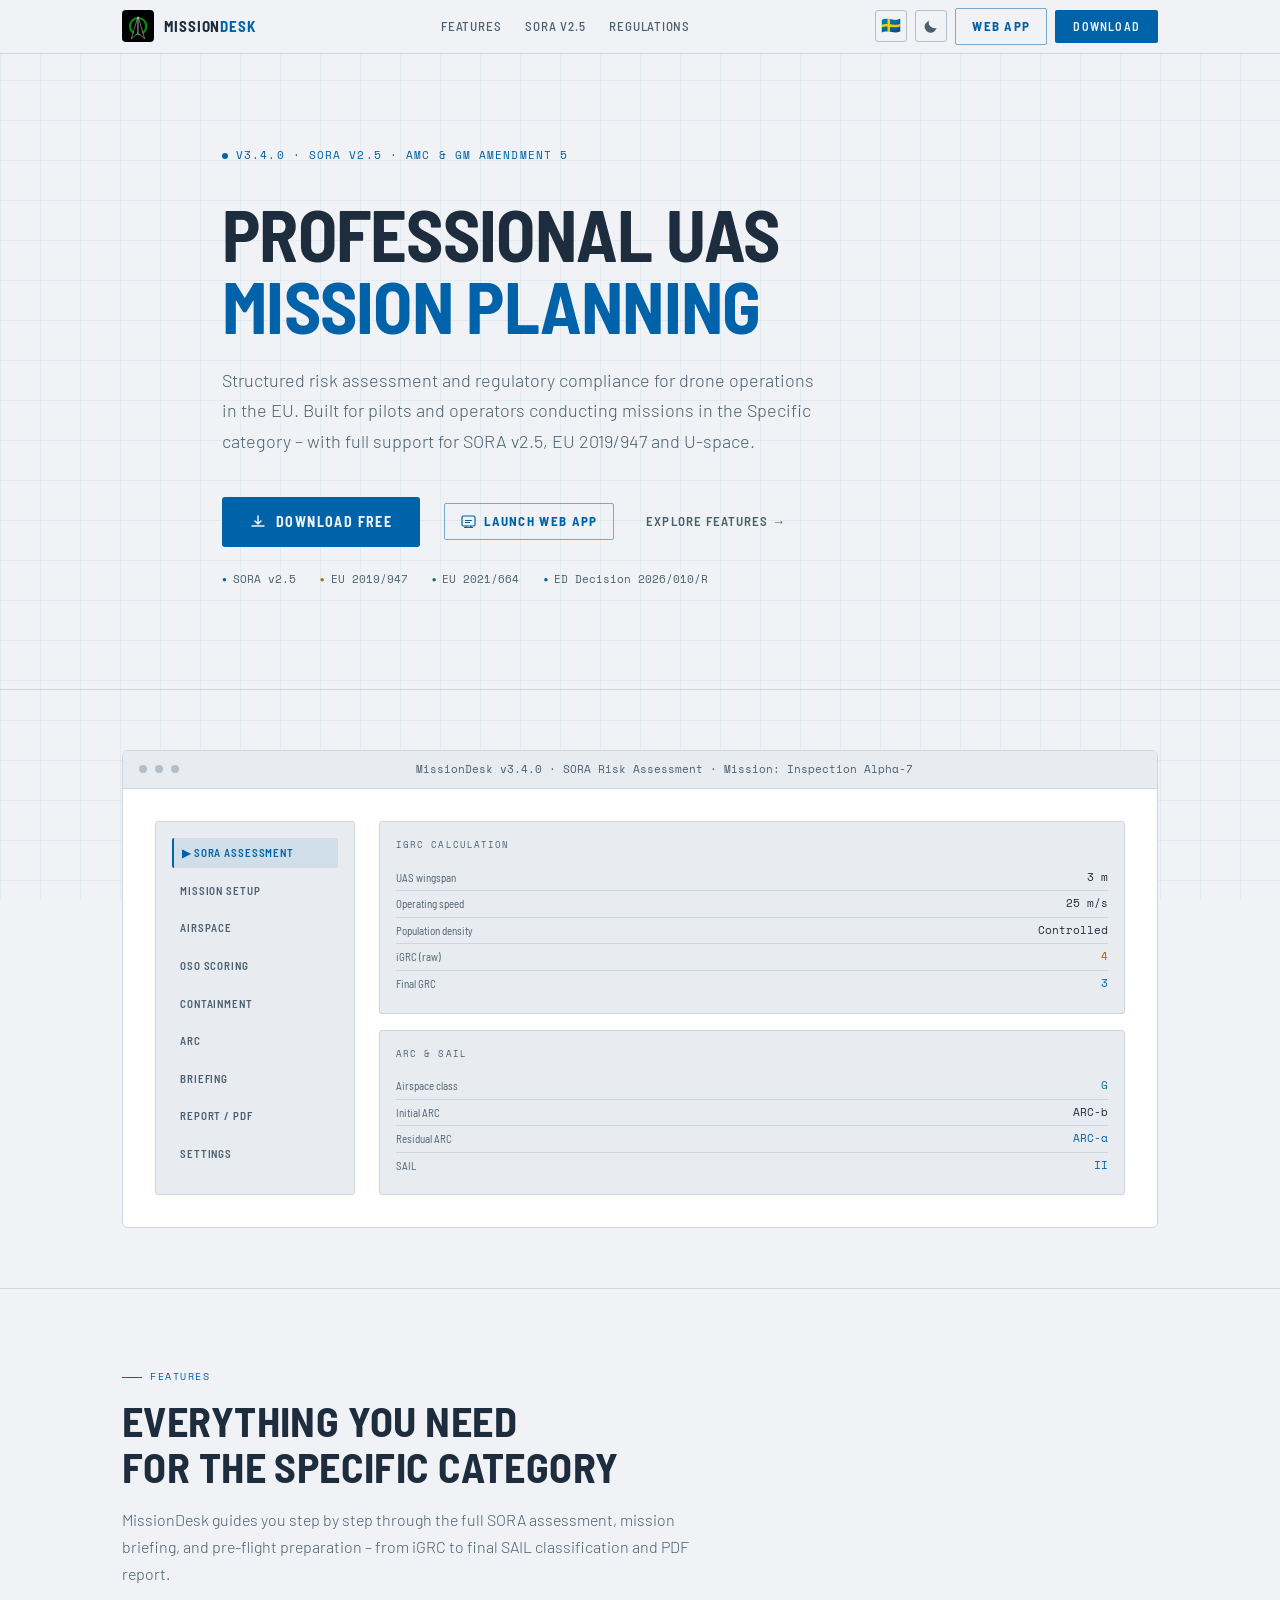
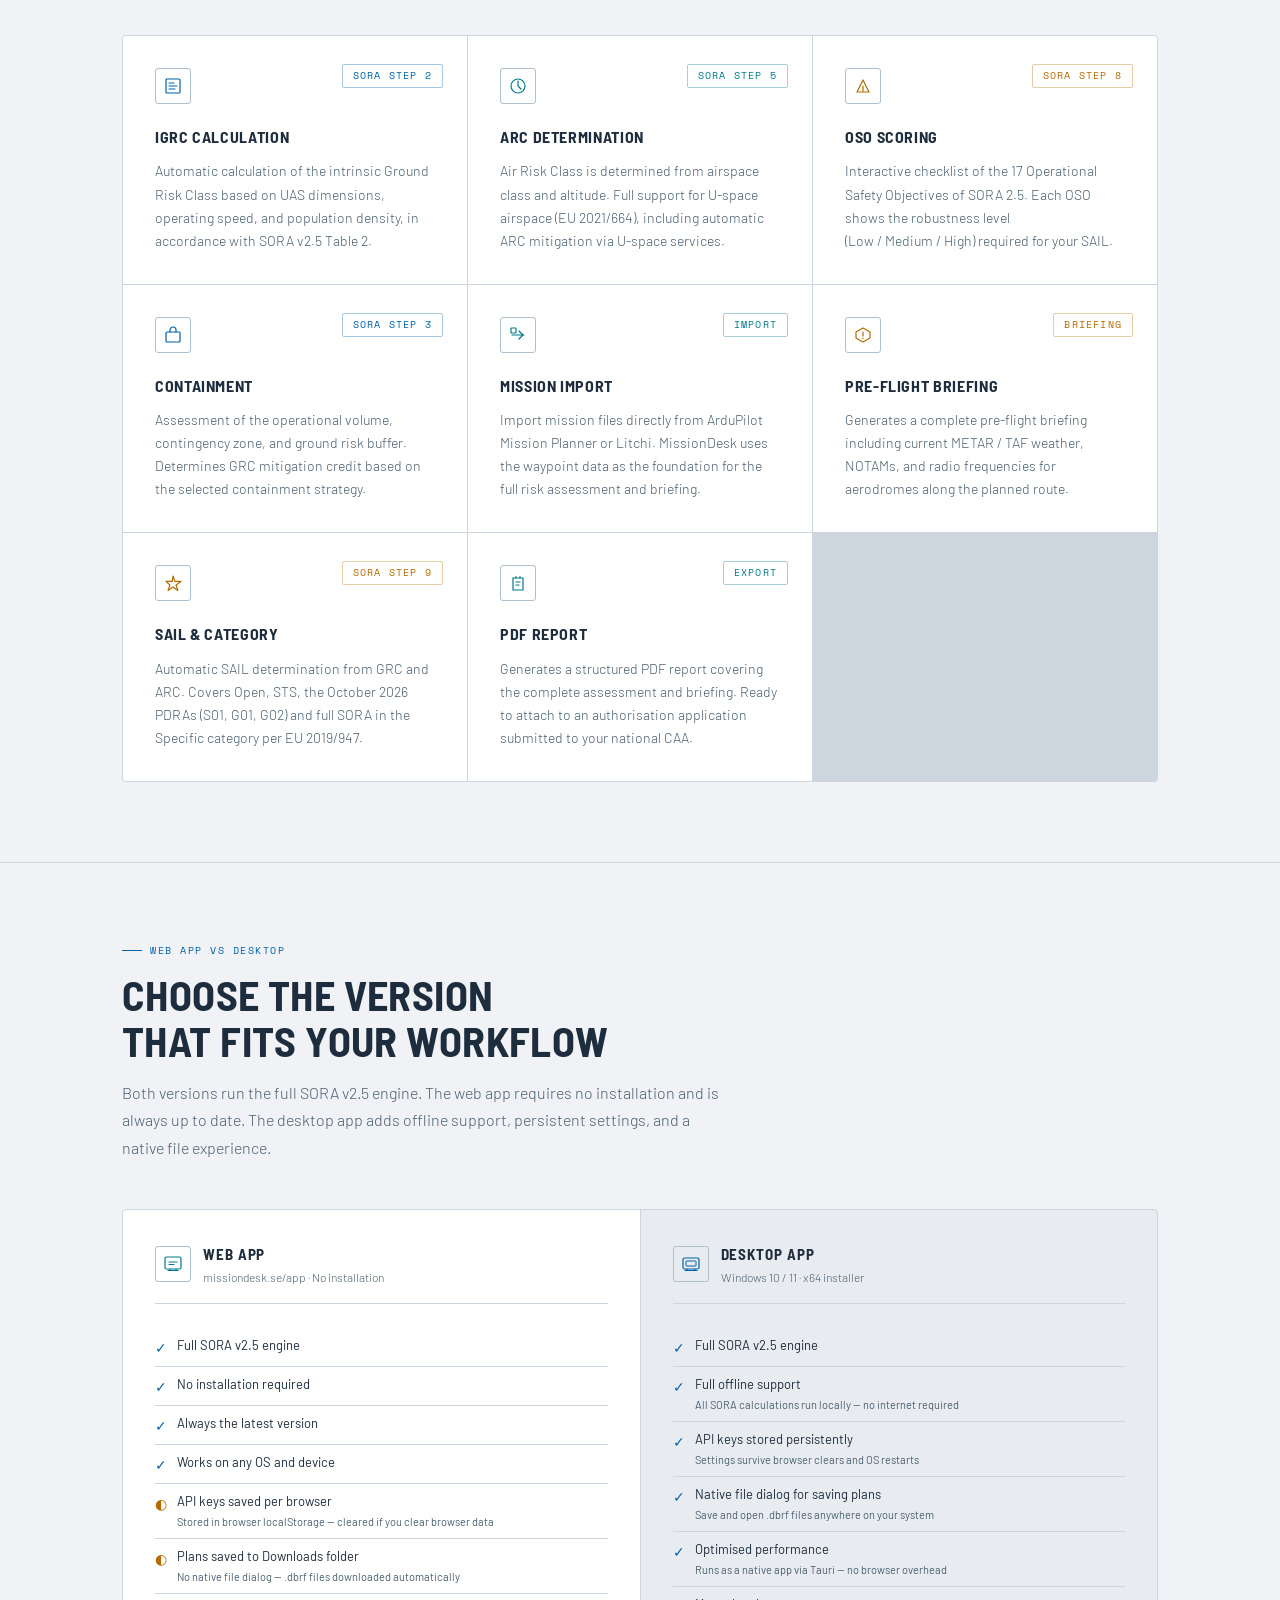
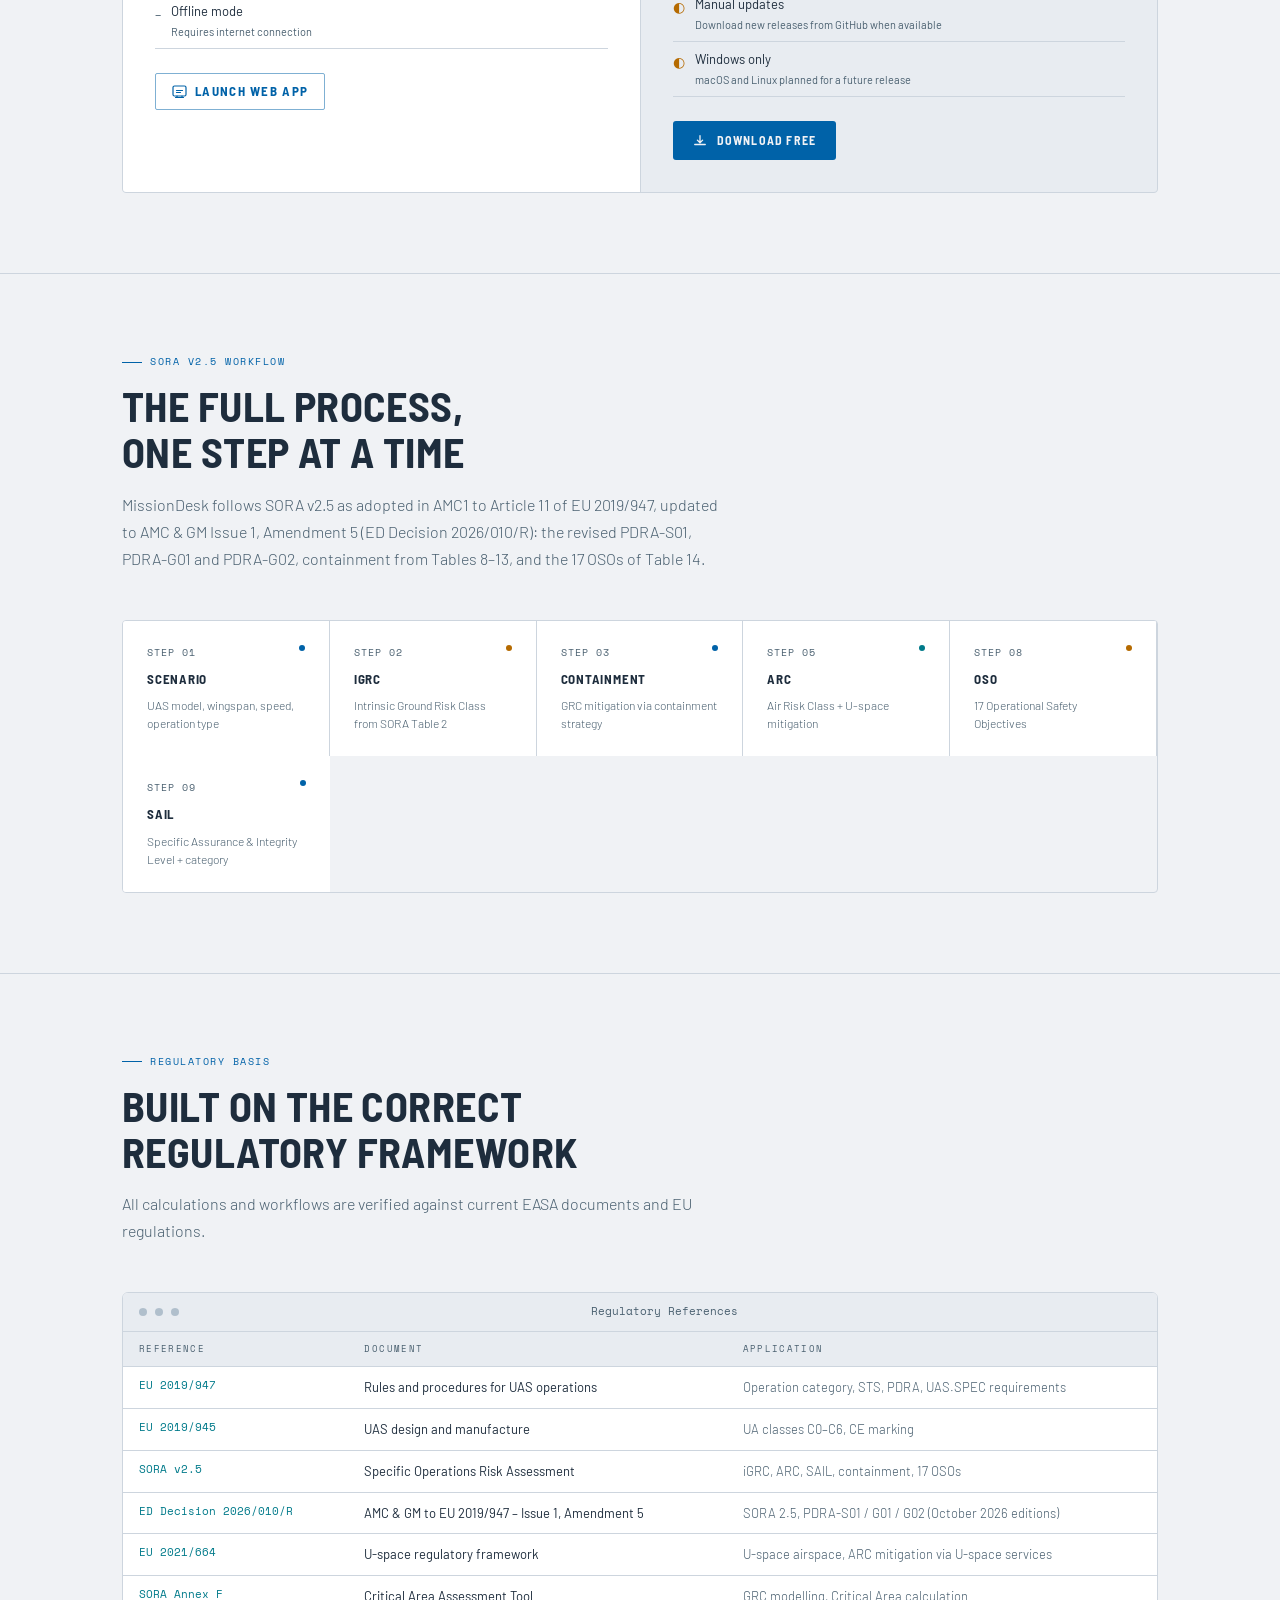
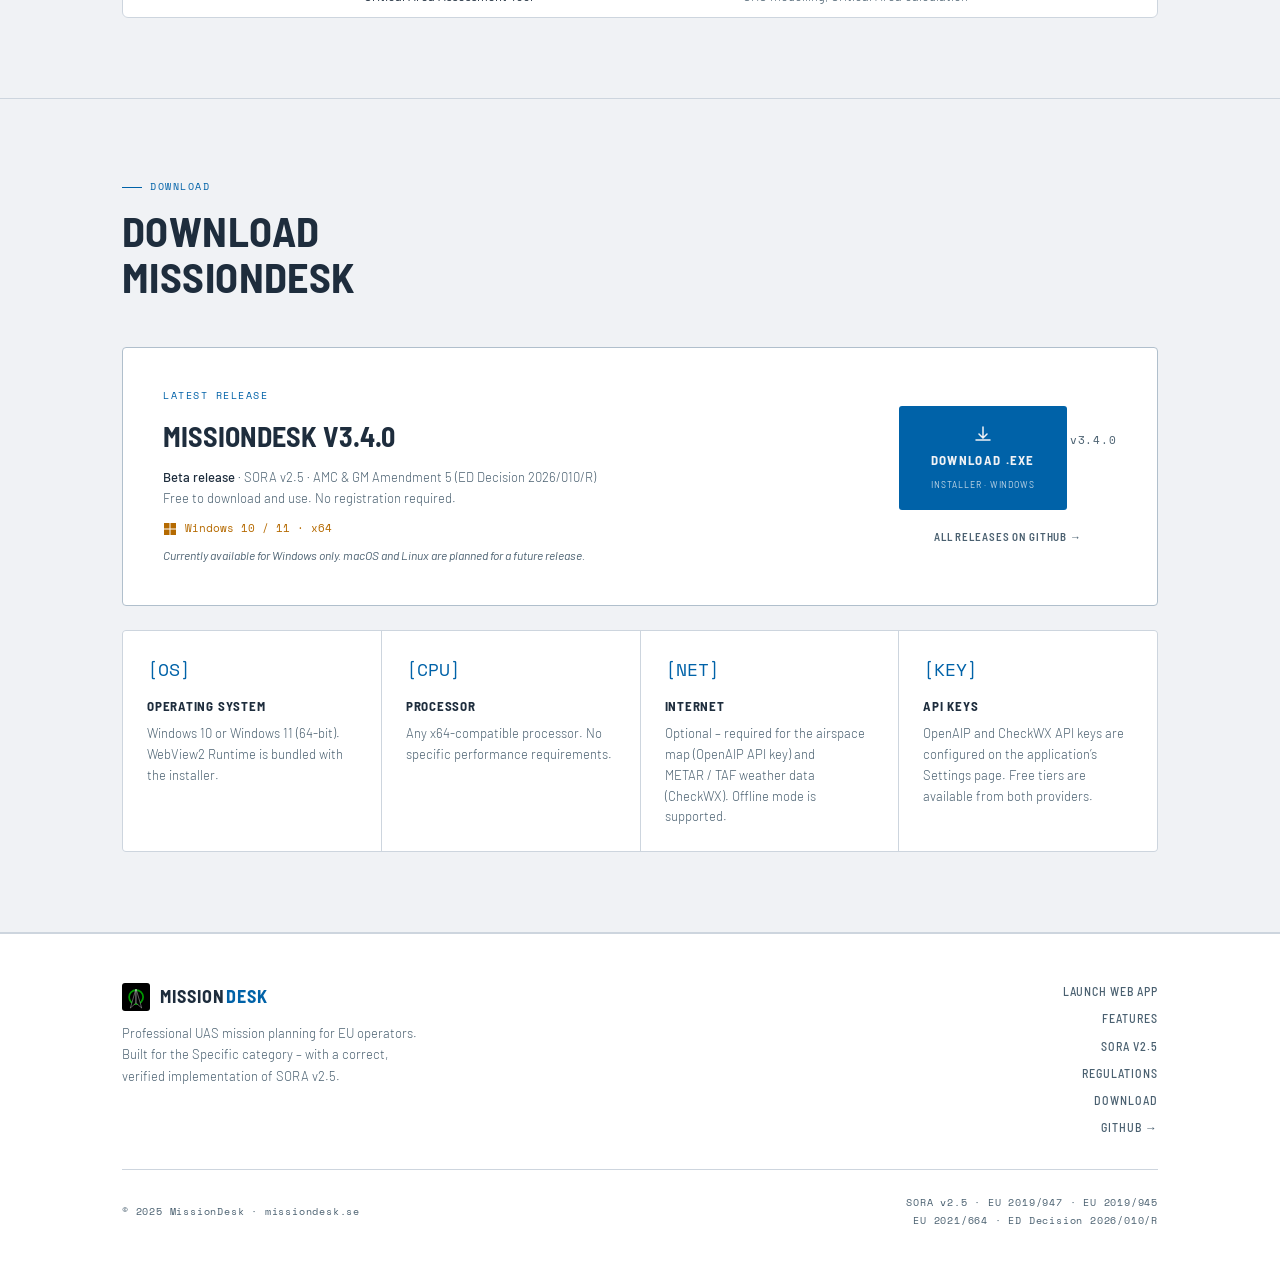
<file: index.html>
<!DOCTYPE html>
<html lang="en-GB" data-theme="light" data-lang="en">
<head>
  <meta charset="UTF-8" />
  <meta name="viewport" content="width=device-width, initial-scale=1.0" />
  <title>MissionDesk – Professional UAS Mission Planning</title>
  <meta name="description" content="Professional UAS mission planning and SORA v2.5 compliance for EU operations." />
  <!-- Google Analytics 4 -->
  <script async src="https://www.googletagmanager.com/gtag/js?id=G-LN5081QM18"></script>
  <script>
    window.dataLayer = window.dataLayer || [];
    function gtag(){dataLayer.push(arguments);}
    gtag('js', new Date());
    gtag('config', 'G-LN5081QM18');
  </script>
  <!-- App version — single source of truth (shared with the web app at /app/) -->
  <script src="/app/js/version.js"></script>
  <link rel="preconnect" href="https://fonts.googleapis.com" />
  <link rel="preconnect" href="https://fonts.gstatic.com" crossorigin />
  <link href="https://fonts.googleapis.com/css2?family=Barlow+Semi+Condensed:wght@300;400;500;600;700&family=Space+Mono:wght@400;700&family=Barlow:wght@300;400;500&display=swap" rel="stylesheet" />
  <style>
    /* ── LIGHT THEME (default) ── */
    :root {
      --bg:       #f0f2f5;
      --surface:  #ffffff;
      --surface2: #e8ecf1;
      --border:   #cdd5de;
      --border2:  #b0bfcc;
      --accent:   #0062a8;
      --accent2:  #b56a00;
      --accent3:  #007a8a;
      --text:     #1e2d3d;
      --muted:    #4a6070;
      --mono:     'Space Mono', monospace;
      --sans:     'Barlow Semi Condensed', sans-serif;
      --body:     'Barlow', sans-serif;
      --transition: 0.25s ease;
    }
    /* ── DARK THEME ── */
    [data-theme="dark"] {
      --bg:       #040608;
      --surface:  #080c10;
      --surface2: #0d1318;
      --border:   #1a2430;
      --border2:  #243040;
      --accent:   #39ff14;
      --accent2:  #ffb300;
      --accent3:  #00e5ff;
      --text:     #d4dce4;
      --muted:    #7a9ab0;
    }

    *, *::before, *::after { box-sizing: border-box; margin: 0; padding: 0; }
    html { scroll-behavior: smooth; }

    body {
      background: var(--bg); color: var(--text);
      font-family: var(--body); font-size: 16px; line-height: 1.6;
      -webkit-font-smoothing: antialiased; overflow-x: hidden;
      transition: background var(--transition), color var(--transition);
    }
    body::before {
      content: ''; position: fixed; inset: 0;
      background-image:
        linear-gradient(color-mix(in srgb, var(--accent) 5%, transparent) 1px, transparent 1px),
        linear-gradient(90deg, color-mix(in srgb, var(--accent) 5%, transparent) 1px, transparent 1px);
      background-size: 40px 40px; pointer-events: none; z-index: 0;
    }

    .container { max-width: 1100px; margin: 0 auto; padding: 0 2rem; position: relative; z-index: 1; }

    .tag {
      display: inline-block; font-family: var(--mono);
      font-size: 10px; letter-spacing: 0.12em; text-transform: uppercase;
      color: var(--accent); border: 1px solid color-mix(in srgb, var(--accent) 35%, transparent);
      padding: 3px 10px; border-radius: 2px;
    }
    .tag.amber { color: var(--accent2); border-color: color-mix(in srgb, var(--accent2) 35%, transparent); }
    .tag.cyan  { color: var(--accent3); border-color: color-mix(in srgb, var(--accent3) 35%, transparent); }

    /* ── TOP BAR ── */
    .topbar {
      position: fixed; top: 0; left: 0; right: 0; z-index: 100;
      background: color-mix(in srgb, var(--bg) 92%, transparent);
      backdrop-filter: blur(12px);
      border-bottom: 1px solid var(--border); height: 54px;
      display: flex; align-items: center;
      transition: background var(--transition), border-color var(--transition);
    }
    .topbar .inner { display: flex; align-items: center; justify-content: space-between; width: 100%; gap: 1rem; }

    /* Logo */
    .topbar-logo { display: flex; align-items: center; gap: 10px; text-decoration: none; flex-shrink: 0; }
    .logo-mark {
      width: 32px; height: 32px; flex-shrink: 0;
      /* The icon has a black bg – we show it as-is in dark mode,
         and add a subtle dark circle bg in light mode so it reads well */
      border-radius: 4px;
      background: #000;
      display: flex; align-items: center; justify-content: center;
      overflow: hidden;
    }
    .logo-mark svg { width: 28px; height: 28px; }
    .topbar-logo .wordmark {
      font-family: var(--sans); font-size: 15px; font-weight: 700;
      letter-spacing: 0.06em; color: var(--text); text-transform: uppercase;
      transition: color var(--transition);
    }
    .topbar-logo .wordmark span { color: var(--accent); transition: color var(--transition); }

    .topbar-nav { display: flex; align-items: center; gap: 1.5rem; }
    .topbar-nav a {
      font-family: var(--sans); font-size: 13px; font-weight: 500;
      letter-spacing: 0.06em; text-transform: uppercase;
      color: var(--muted); text-decoration: none; transition: color 0.2s;
    }
    .topbar-nav a:hover { color: var(--text); }

    .nav-controls { display: flex; align-items: center; gap: 8px; flex-shrink: 0; }
    .icon-btn {
      display: flex; align-items: center; justify-content: center;
      width: 32px; height: 32px; background: none;
      border: 1px solid var(--border2); border-radius: 3px;
      cursor: pointer; font-size: 16px; line-height: 1; color: var(--muted);
      transition: border-color 0.2s, color 0.2s;
    }
    .icon-btn:hover { border-color: var(--accent); color: var(--text); }
    .theme-icon-light { display: block; }
    .theme-icon-dark  { display: none; }
    [data-theme="dark"] .theme-icon-light { display: none; }
    [data-theme="dark"] .theme-icon-dark  { display: block; }

    .btn-nav {
      font-family: var(--sans); font-size: 12px; font-weight: 600;
      letter-spacing: 0.1em; text-transform: uppercase;
      color: var(--bg) !important; background: var(--accent);
      padding: 7px 18px; border-radius: 2px; border: none;
      text-decoration: none; cursor: pointer; transition: opacity 0.2s, background var(--transition), color var(--transition);
    }
    .btn-nav:hover { opacity: 0.85; }

    /* ── HERO ── */
    .hero { padding: 140px 0 100px; }
    .hero-badge { display: inline-flex; align-items: center; gap: 8px; margin-bottom: 2rem; }
    .badge-dot { width: 6px; height: 6px; background: var(--accent); border-radius: 50%; animation: pulse 2s ease-in-out infinite; }
    @keyframes pulse {
      0%,100% { opacity:1; box-shadow:0 0 0 0 color-mix(in srgb,var(--accent) 40%,transparent); }
      50%      { opacity:.7; box-shadow:0 0 0 6px transparent; }
    }
    .badge-text { font-family: var(--mono); font-size: 11px; letter-spacing: 0.1em; text-transform: uppercase; color: var(--accent); }
    .hero-headline { font-family: var(--sans); font-size: clamp(40px,6vw,72px); font-weight: 700; line-height: 1.0; letter-spacing: -0.01em; text-transform: uppercase; color: var(--text); margin-bottom: 1.5rem; transition: color var(--transition); }
    .hero-headline .line2 { color: var(--accent); display: block; transition: color var(--transition); }
    .hero-sub { font-size: 18px; font-weight: 300; color: var(--muted); max-width: 600px; margin-bottom: 2.5rem; line-height: 1.7; transition: color var(--transition); }
    .hero-actions { display: flex; align-items: center; gap: 1.5rem; flex-wrap: wrap; }
    .btn-primary {
      display: inline-flex; align-items: center; gap: 10px;
      font-family: var(--sans); font-size: 14px; font-weight: 700;
      letter-spacing: 0.1em; text-transform: uppercase;
      color: var(--bg); background: var(--accent);
      padding: 14px 28px; border-radius: 3px; text-decoration: none; border: none; cursor: pointer;
      transition: opacity 0.2s, transform 0.15s, background var(--transition), color var(--transition);
    }
    .btn-primary:hover { opacity: 0.88; transform: translateY(-1px); }
    .btn-primary svg { width: 16px; height: 16px; }
    .btn-secondary { display: inline-flex; align-items: center; gap: 8px; font-family: var(--sans); font-size: 13px; font-weight: 600; letter-spacing: 0.08em; text-transform: uppercase; color: var(--muted); text-decoration: none; transition: color 0.2s; }
    .btn-secondary:hover { color: var(--text); }
    .hero-meta { margin-top: 1.5rem; display: flex; align-items: center; gap: 1.5rem; flex-wrap: wrap; }
    .hero-meta-item { display: flex; align-items: center; gap: 6px; font-family: var(--mono); font-size: 11px; color: var(--muted); }
    .hero-meta-item .dot { color: var(--accent); font-size: 8px; }

    /* ── SECTION HEADERS ── */
    .section-header { margin-bottom: 3rem; }
    .section-label { font-family: var(--mono); font-size: 10px; letter-spacing: 0.15em; text-transform: uppercase; color: var(--accent); margin-bottom: 0.75rem; display: flex; align-items: center; gap: 8px; transition: color var(--transition); }
    .section-label::before { content:''; display:block; width:20px; height:1px; background:var(--accent); }
    .section-title { font-family: var(--sans); font-size: clamp(28px,3.5vw,42px); font-weight: 700; text-transform: uppercase; letter-spacing: 0.01em; color: var(--text); line-height: 1.1; transition: color var(--transition); }
    .section-desc { margin-top: 1rem; font-size: 16px; font-weight: 300; color: var(--muted); max-width: 600px; line-height: 1.7; transition: color var(--transition); }

    .divider { border: none; border-top: 1px solid var(--border); margin: 0; }
    section { padding: 80px 0; }

    /* ── FEATURE CARDS ── */
    .features-grid { display: grid; grid-template-columns: repeat(auto-fit, minmax(280px,1fr)); gap: 1px; background: var(--border); border: 1px solid var(--border); border-radius: 4px; overflow: hidden; transition: background var(--transition), border-color var(--transition); }
    .feature-card { background: var(--surface); padding: 2rem; position: relative; transition: background 0.2s; }
    .feature-card:hover { background: var(--surface2); }
    .feature-icon { width: 36px; height: 36px; border: 1px solid var(--border2); border-radius: 3px; display: flex; align-items: center; justify-content: center; margin-bottom: 1.25rem; transition: border-color var(--transition); }
    .feature-icon svg { width: 18px; height: 18px; }
    .feature-title { font-family: var(--sans); font-size: 16px; font-weight: 700; letter-spacing: 0.04em; text-transform: uppercase; color: var(--text); margin-bottom: 0.6rem; transition: color var(--transition); }
    .feature-desc { font-size: 14px; font-weight: 300; color: var(--muted); line-height: 1.65; transition: color var(--transition); }
    .feature-tag { position: absolute; top: 1.5rem; right: 1.5rem; }

    /* ── SORA STEPS ── */
    .sora-steps { display: grid; grid-template-columns: repeat(auto-fit, minmax(180px,1fr)); border: 1px solid var(--border); border-radius: 4px; overflow: hidden; }
    .sora-step { border-right: 1px solid var(--border); padding: 1.5rem; background: var(--surface); position: relative; transition: background var(--transition), border-color var(--transition); }
    .sora-step:last-child { border-right: none; }
    .step-number { font-family: var(--mono); font-size: 10px; color: var(--muted); letter-spacing: 0.1em; margin-bottom: 0.5rem; }
    .step-name { font-family: var(--sans); font-size: 13px; font-weight: 700; text-transform: uppercase; letter-spacing: 0.06em; color: var(--text); margin-bottom: 0.4rem; transition: color var(--transition); }
    .step-detail { font-size: 12px; font-weight: 300; color: var(--muted); line-height: 1.5; }
    .step-indicator { width: 6px; height: 6px; background: var(--accent); border-radius: 50%; position: absolute; top: 1.5rem; right: 1.5rem; }

    /* ── APP PREVIEW MOCK ── */
    .app-preview { background: var(--surface); border: 1px solid var(--border); border-radius: 6px; overflow: hidden; transition: background var(--transition), border-color var(--transition); }
    .app-preview-bar { background: var(--surface2); border-bottom: 1px solid var(--border); padding: 10px 16px; display: flex; align-items: center; gap: 8px; }
    .app-preview-dot { width: 8px; height: 8px; border-radius: 50%; background: var(--border2); }
    .app-preview-title { font-family: var(--mono); font-size: 11px; color: var(--muted); flex: 1; text-align: center; }
    .app-preview-body { padding: 2rem; display: grid; grid-template-columns: 200px 1fr; gap: 1.5rem; min-height: 320px; }
    .app-sidebar-mock { background: var(--surface2); border: 1px solid var(--border); border-radius: 3px; padding: 1rem; display: flex; flex-direction: column; gap: 0.5rem; transition: background var(--transition), border-color var(--transition); }
    .mock-nav-item { font-family: var(--sans); font-size: 11px; font-weight: 600; letter-spacing: 0.08em; text-transform: uppercase; color: var(--muted); padding: 6px 8px; border-radius: 2px; }
    .mock-nav-item.active { background: color-mix(in srgb, var(--accent) 10%, transparent); color: var(--accent); border-left: 2px solid var(--accent); }
    .app-content-mock { display: flex; flex-direction: column; gap: 1rem; }
    .mock-panel { background: var(--surface2); border: 1px solid var(--border); border-radius: 3px; padding: 1rem; transition: background var(--transition), border-color var(--transition); }
    .mock-label { font-family: var(--mono); font-size: 9px; letter-spacing: 0.12em; text-transform: uppercase; color: var(--muted); margin-bottom: 0.75rem; }
    .mock-row { display: flex; justify-content: space-between; align-items: center; padding: 4px 0; border-bottom: 1px solid var(--border); }
    .mock-row:last-child { border-bottom: none; }
    .mock-row-label { font-size: 11px; color: var(--muted); font-family: var(--sans); }
    .mock-row-value { font-family: var(--mono); font-size: 11px; color: var(--text); }
    .mock-row-value.green { color: var(--accent); }
    .mock-row-value.amber { color: var(--accent2); }
    .mock-row-value.cyan  { color: var(--accent3); }

    /* ── REGULATORY TABLE ── */
    .reg-table { width: 100%; border-collapse: collapse; font-size: 13px; }
    .reg-table th { font-family: var(--mono); font-size: 9px; letter-spacing: 0.15em; text-transform: uppercase; color: var(--muted); text-align: left; padding: 10px 16px; border-bottom: 1px solid var(--border); background: var(--surface2); font-weight: 400; }
    .reg-table td { padding: 10px 16px; border-bottom: 1px solid var(--border); color: var(--muted); font-weight: 300; vertical-align: top; }
    .reg-table td:first-child { font-family: var(--mono); font-size: 11px; color: var(--accent3); white-space: nowrap; }
    .reg-table td:nth-child(2) { color: var(--text); font-weight: 400; }
    .reg-table tr:last-child td { border-bottom: none; }

    /* ── DOWNLOAD SECTION ── */
    .download-box { background: var(--surface); border: 1px solid var(--border2); border-radius: 4px; padding: 2.5rem; display: grid; grid-template-columns: 1fr auto; gap: 2rem; align-items: center; transition: background var(--transition), border-color var(--transition); }
    @media (max-width: 700px) { .download-box { grid-template-columns: 1fr; } }
    .download-label { font-family: var(--mono); font-size: 10px; letter-spacing: 0.15em; text-transform: uppercase; color: var(--accent); margin-bottom: 0.6rem; }
    .download-version { font-family: var(--sans); font-size: 28px; font-weight: 700; text-transform: uppercase; color: var(--text); margin-bottom: 0.5rem; transition: color var(--transition); }
    .download-meta { font-size: 13px; font-weight: 300; color: var(--muted); line-height: 1.6; transition: color var(--transition); }
    .download-meta strong { color: var(--text); font-weight: 500; }
    .download-platform { display: flex; align-items: center; gap: 8px; margin-top: 0.75rem; font-family: var(--mono); font-size: 11px; color: var(--accent2); }
    .download-platform svg { width: 14px; height: 14px; }
    .platform-note { margin-top: 0.5rem; font-size: 12px; color: var(--muted); font-style: italic; }
    .btn-download { display: inline-flex; flex-direction: column; align-items: center; gap: 6px; font-family: var(--sans); font-size: 13px; font-weight: 700; letter-spacing: 0.1em; text-transform: uppercase; color: var(--bg); background: var(--accent); padding: 18px 32px; border-radius: 3px; text-decoration: none; white-space: nowrap; transition: opacity 0.2s, background var(--transition), color var(--transition); }
    .btn-download:hover { opacity: 0.85; }
    .btn-download .sub { font-size: 10px; font-weight: 400; letter-spacing: 0.08em; opacity: 0.75; }
    .version-badge { display: inline-block; font-family: var(--mono); font-size: 11px; letter-spacing: 0.08em; color: var(--muted); margin-top: 0.6rem; text-align: center; }

    /* ── SYSTEM REQUIREMENTS ── */
    .req-grid { display: grid; grid-template-columns: repeat(auto-fit, minmax(220px,1fr)); gap: 1px; background: var(--border); border: 1px solid var(--border); border-radius: 4px; overflow: hidden; }
    .req-item { background: var(--surface); padding: 1.5rem; transition: background var(--transition); }
    .req-icon { font-family: var(--mono); font-size: 18px; color: var(--accent); margin-bottom: 0.75rem; }
    .req-title { font-family: var(--sans); font-size: 13px; font-weight: 700; text-transform: uppercase; letter-spacing: 0.06em; color: var(--text); margin-bottom: 0.4rem; transition: color var(--transition); }
    .req-detail { font-size: 13px; font-weight: 300; color: var(--muted); }

    /* ── FOOTER ── */
    footer { background: var(--surface); border-top: 1px solid var(--border); padding: 3rem 0; transition: background var(--transition), border-color var(--transition); }
    .footer-inner { display: grid; grid-template-columns: 1fr 1fr; gap: 3rem; align-items: start; }
    @media (max-width: 600px) { .footer-inner { grid-template-columns: 1fr; } }
    .footer-logo { display: flex; align-items: center; gap: 10px; margin-bottom: 0.75rem; }
    .footer-logo-mark { width: 28px; height: 28px; background: #000; border-radius: 3px; display: flex; align-items: center; justify-content: center; flex-shrink: 0; }
    .footer-logo-mark svg { width: 24px; height: 24px; }
    .footer-logo-text { font-family: var(--sans); font-size: 18px; font-weight: 700; text-transform: uppercase; letter-spacing: 0.06em; color: var(--text); transition: color var(--transition); }
    .footer-logo-text span { color: var(--accent); }
    .footer-desc { font-size: 13px; font-weight: 300; color: var(--muted); line-height: 1.65; max-width: 300px; }
    .footer-links { display: flex; flex-direction: column; gap: 0.5rem; align-items: flex-end; }
    .footer-links a { font-family: var(--sans); font-size: 12px; font-weight: 500; letter-spacing: 0.08em; text-transform: uppercase; color: var(--muted); text-decoration: none; transition: color 0.2s; }
    .footer-links a:hover { color: var(--text); }
    .footer-bottom { margin-top: 2rem; padding-top: 1.5rem; border-top: 1px solid var(--border); display: flex; justify-content: space-between; align-items: center; flex-wrap: wrap; gap: 1rem; }
    .footer-copy { font-family: var(--mono); font-size: 10px; letter-spacing: 0.08em; color: var(--muted); }

    /* ── SCROLL REVEAL ── */
    [data-reveal] { opacity: 0; transform: translateY(16px); transition: opacity 0.5s ease, transform 0.5s ease; }
    [data-reveal].visible { opacity: 1; transform: none; }

    .btn-webapp {
      display: inline-flex; align-items: center; gap: 8px;
      font-family: var(--sans); font-size: 13px; font-weight: 700;
      letter-spacing: 0.1em; text-transform: uppercase;
      color: var(--accent); background: transparent;
      padding: 7px 16px; border-radius: 2px;
      border: 1.5px solid color-mix(in srgb, var(--accent) 50%, transparent);
      text-decoration: none; cursor: pointer;
      transition: border-color 0.2s, background 0.2s, color var(--transition);
    }
    .btn-webapp:hover {
      border-color: var(--accent);
      background: color-mix(in srgb, var(--accent) 8%, transparent);
    }
    .btn-webapp svg { width: 15px; height: 15px; flex-shrink: 0; }

    /* ── WEB VS DESKTOP COMPARISON ── */
    .compare-grid {
      display: grid; grid-template-columns: 1fr 1fr; gap: 1px;
      background: var(--border); border: 1px solid var(--border);
      border-radius: 4px; overflow: hidden;
    }
    @media (max-width: 640px) { .compare-grid { grid-template-columns: 1fr; } }
    .compare-col {
      background: var(--surface); padding: 2rem;
      transition: background var(--transition);
    }
    .compare-col-header {
      display: flex; align-items: center; gap: 12px; margin-bottom: 1.5rem;
      padding-bottom: 1rem; border-bottom: 1px solid var(--border);
    }
    .compare-col-icon {
      width: 36px; height: 36px; border-radius: 3px;
      border: 1px solid var(--border2);
      display: flex; align-items: center; justify-content: center; flex-shrink: 0;
    }
    .compare-col-icon svg { width: 18px; height: 18px; }
    .compare-col-title {
      font-family: var(--sans); font-size: 15px; font-weight: 700;
      text-transform: uppercase; letter-spacing: 0.06em; color: var(--text);
      transition: color var(--transition);
    }
    .compare-col-sub {
      font-size: 12px; font-weight: 300; color: var(--muted);
      margin-top: 2px; transition: color var(--transition);
    }
    .compare-row {
      display: flex; align-items: flex-start; gap: 10px;
      padding: 8px 0; border-bottom: 1px solid var(--border);
      font-size: 13px; line-height: 1.5;
    }
    .compare-row:last-child { border-bottom: none; }
    .compare-icon-yes { color: var(--accent); font-size: 14px; flex-shrink: 0; margin-top: 1px; }
    .compare-icon-no  { color: var(--muted);  font-size: 14px; flex-shrink: 0; margin-top: 1px; }
    .compare-icon-partial { color: var(--accent2); font-size: 14px; flex-shrink: 0; margin-top: 1px; }
    .compare-row-text { color: var(--text); transition: color var(--transition); }
    .compare-row-note { color: var(--muted); font-size: 11px; margin-top: 2px; transition: color var(--transition); }
    .compare-cta { margin-top: 1.5rem; display: flex; gap: 8px; flex-wrap: wrap; }

    @media (max-width: 780px) { .topbar-nav { display: none; } }
    @media (max-width: 500px) { .app-preview-body { grid-template-columns: 1fr; } .app-sidebar-mock { display: none; } }
  </style>
</head>
<body>

<!-- ═══════════════════════════════════════════════════
     SHARED LOGO SVG  (reused in topbar + footer)
     Source: exact paths from app's index.html SVG
═══════════════════════════════════════════════════ -->
<svg style="display:none">
  <symbol id="md-logo" viewBox="0 0 210 210">
    <!-- Green ring -->
    <circle cx="106" cy="106" r="61.5"
      fill="none" stroke="#009800" stroke-width="15"/>
    <!-- Left arrow blade -->
    <path d="M 103.9 36.3 L 55.5 201.4 L 103.9 157.8 Z"
      fill="#000" stroke="#fff" stroke-width="3.2" stroke-linejoin="round"/>
    <!-- Right arrow blade -->
    <path d="M 106.3 36.3 L 154.8 201.4 L 106.3 157.8 Z"
      fill="#000" stroke="#fff" stroke-width="3.2" stroke-linejoin="round"/>
  </symbol>
</svg>

<!-- ═══ TOP BAR ═══ -->
<nav class="topbar">
  <div class="container inner">
    <a href="#" class="topbar-logo">
      <div class="logo-mark">
        <svg><use href="#md-logo"/></svg>
      </div>
      <span class="wordmark">Mission<span>Desk</span></span>
    </a>
    <div class="topbar-nav">
      <a href="#features"    data-i18n="nav.features">Features</a>
      <a href="#sora"        data-i18n="nav.sora">SORA v2.5</a>
      <a href="#regulations" data-i18n="nav.regulations">Regulations</a>
    </div>
    <div class="nav-controls">
      <button class="icon-btn" id="langToggle" title="Switch language" aria-label="Switch language">
        <span id="langFlag">🇸🇪</span>
      </button>
      <button class="icon-btn" id="themeToggle" title="Toggle theme" aria-label="Toggle theme">
        <!-- Moon: shown in light mode (click → go dark) -->
        <svg class="theme-icon-light" width="14" height="14" viewBox="0 0 14 14" fill="none">
          <path d="M12.5 9A6 6 0 015 1.5a.5.5 0 00-.6.65A6 6 0 1012.35 9.6.5.5 0 0012.5 9z" fill="currentColor"/>
        </svg>
        <!-- Sun: shown in dark mode (click → go light) -->
        <svg class="theme-icon-dark" width="14" height="14" viewBox="0 0 14 14" fill="none">
          <circle cx="7" cy="7" r="2.8" fill="currentColor"/>
          <path d="M7 1v1.5M7 11.5V13M1 7h1.5M11.5 7H13M2.9 2.9l1 1M10.1 10.1l1 1M2.9 11.1l1-1M10.1 3.9l1-1" stroke="currentColor" stroke-width="1.2" stroke-linecap="round"/>
        </svg>
      </button>
      <a href="/app/" class="btn-webapp" data-i18n="nav.webapp" title="Launch MissionDesk in the browser">
        <svg viewBox="0 0 15 15" fill="none">
          <rect x="1" y="2" width="13" height="10" rx="1.5" stroke="currentColor" stroke-width="1.2"/>
          <path d="M5 12v1.5M10 12v1.5M3.5 13.5h8" stroke="currentColor" stroke-width="1.2" stroke-linecap="round"/>
          <path d="M4.5 6.5h6M4.5 8.5h4" stroke="currentColor" stroke-width="1.2" stroke-linecap="round"/>
        </svg>
        <span data-i18n="nav.webapp">Web App</span>
      </a>
      <a href="#download" class="btn-nav" data-i18n="nav.download">Download</a>
    </div>
  </div>
</nav>

<!-- ═══ HERO ═══ -->
<section class="hero">
  <div class="container" style="max-width:900px;">
    <div class="hero-badge">
      <div class="badge-dot"></div>
      <span class="badge-text" id="heroBadge">v3.3.0 · SORA v2.5 · AMC &amp; GM Amendment 5</span>
    </div>
    <h1 class="hero-headline">
      Professional UAS<br>
      <span class="line2" data-i18n="hero.line2">Mission Planning</span>
    </h1>
    <p class="hero-sub" data-i18n="hero.sub">
      Structured risk assessment and regulatory compliance for drone operations in the EU. Built for pilots and operators conducting missions in the Specific category – with full support for SORA v2.5, EU 2019/947 and U-space.
    </p>
    <div class="hero-actions">
      <a href="#download" class="btn-primary">
        <svg viewBox="0 0 16 16" fill="none">
          <path d="M8 2v8M5 7l3 3 3-3M2 12h12" stroke="currentColor" stroke-width="1.5" stroke-linecap="round"/>
        </svg>
        <span data-i18n="hero.cta">Download free</span>
      </a>
      <a href="/app/" class="btn-webapp">
        <svg viewBox="0 0 15 15" fill="none">
          <rect x="1" y="2" width="13" height="10" rx="1.5" stroke="currentColor" stroke-width="1.2"/>
          <path d="M5 12v1.5M10 12v1.5M3.5 13.5h8" stroke="currentColor" stroke-width="1.2" stroke-linecap="round"/>
          <path d="M4.5 6.5h6M4.5 8.5h4" stroke="currentColor" stroke-width="1.2" stroke-linecap="round"/>
        </svg>
        <span data-i18n="hero.webapp">Launch Web App</span>
      </a>
      <a href="#features" class="btn-secondary" style="margin-left:0.5rem;">
        <span data-i18n="hero.secondary">Explore features →</span>
      </a>
    </div>
    <div class="hero-meta">
      <div class="hero-meta-item"><span class="dot">●</span><span>SORA v2.5</span></div>
      <div class="hero-meta-item"><span class="dot" style="color:var(--accent2)">●</span><span>EU 2019/947</span></div>
      <div class="hero-meta-item"><span class="dot" style="color:var(--accent3)">●</span><span>EU 2021/664</span></div>
      <div class="hero-meta-item"><span class="dot">●</span><span>ED Decision 2026/010/R</span></div>
    </div>
  </div>
</section>

<hr class="divider" />

<!-- ═══ APP PREVIEW ═══ -->
<section style="padding:60px 0;" id="preview">
  <div class="container" data-reveal>
    <div class="app-preview">
      <div class="app-preview-bar">
        <div class="app-preview-dot"></div>
        <div class="app-preview-dot"></div>
        <div class="app-preview-dot"></div>
        <span class="app-preview-title" id="previewTitle">MissionDesk v3.1.1 · SORA Risk Assessment · Mission: Inspection Alpha-7</span>
      </div>
      <div class="app-preview-body">
        <div class="app-sidebar-mock">
          <div class="mock-nav-item active">▶ SORA Assessment</div>
          <div class="mock-nav-item">Mission Setup</div>
          <div class="mock-nav-item">Airspace</div>
          <div class="mock-nav-item">OSO Scoring</div>
          <div class="mock-nav-item">Containment</div>
          <div class="mock-nav-item">ARC</div>
          <div class="mock-nav-item">Briefing</div>
          <div class="mock-nav-item">Report / PDF</div>
          <div class="mock-nav-item">Settings</div>
        </div>
        <div class="app-content-mock">
          <div class="mock-panel">
            <div class="mock-label">iGRC Calculation</div>
            <div class="mock-row"><span class="mock-row-label" data-i18n="mock.wingspan">UAS wingspan</span><span class="mock-row-value">3 m</span></div>
            <div class="mock-row"><span class="mock-row-label" data-i18n="mock.speed">Operating speed</span><span class="mock-row-value">25 m/s</span></div>
            <div class="mock-row"><span class="mock-row-label" data-i18n="mock.pop">Population density</span><span class="mock-row-value" data-i18n="mock.controlled">Controlled</span></div>
            <div class="mock-row"><span class="mock-row-label">iGRC (raw)</span><span class="mock-row-value amber">4</span></div>
            <div class="mock-row"><span class="mock-row-label">Final GRC</span><span class="mock-row-value green">3</span></div>
          </div>
          <div class="mock-panel">
            <div class="mock-label">ARC &amp; SAIL</div>
            <div class="mock-row"><span class="mock-row-label" data-i18n="mock.airspace">Airspace class</span><span class="mock-row-value cyan">G</span></div>
            <div class="mock-row"><span class="mock-row-label">Initial ARC</span><span class="mock-row-value">ARC-b</span></div>
            <div class="mock-row"><span class="mock-row-label">Residual ARC</span><span class="mock-row-value green">ARC-a</span></div>
            <div class="mock-row"><span class="mock-row-label">SAIL</span><span class="mock-row-value green">II</span></div>
          </div>
        </div>
      </div>
    </div>
  </div>
</section>

<hr class="divider" />

<!-- ═══ FEATURES ═══ -->
<section id="features">
  <div class="container">
    <div class="section-header" data-reveal>
      <div class="section-label" data-i18n="feat.label">Features</div>
      <h2 class="section-title" data-i18n="feat.title">Everything you need<br>for the Specific category</h2>
      <p class="section-desc" data-i18n="feat.desc">MissionDesk guides you step by step through the full SORA assessment, mission briefing, and pre-flight preparation – from iGRC to final SAIL classification and PDF report.</p>
    </div>
    <div class="features-grid" data-reveal>

      <div class="feature-card">
        <div class="feature-icon"><svg viewBox="0 0 18 18" fill="none"><rect x="2" y="2" width="14" height="14" rx="1" stroke="var(--accent)" stroke-width="1.2"/><path d="M5 9h8M5 6h5M5 12h6" stroke="var(--accent)" stroke-width="1.2" stroke-linecap="round"/></svg></div>
        <div class="feature-title" data-i18n="feat.igrc.title">iGRC Calculation</div>
        <p class="feature-desc" data-i18n="feat.igrc.desc">Automatic calculation of the intrinsic Ground Risk Class based on UAS dimensions, operating speed, and population density, in accordance with SORA v2.5 Table 2.</p>
        <div class="feature-tag"><span class="tag">SORA Step 2</span></div>
      </div>

      <div class="feature-card">
        <div class="feature-icon"><svg viewBox="0 0 18 18" fill="none"><circle cx="9" cy="9" r="7" stroke="var(--accent3)" stroke-width="1.2"/><path d="M9 4v5l3 3" stroke="var(--accent3)" stroke-width="1.2" stroke-linecap="round"/></svg></div>
        <div class="feature-title" data-i18n="feat.arc.title">ARC Determination</div>
        <p class="feature-desc" data-i18n="feat.arc.desc">Air Risk Class is determined from airspace class and altitude. Full support for U-space airspace (EU 2021/664), including automatic ARC mitigation via U-space services.</p>
        <div class="feature-tag"><span class="tag cyan">SORA Step 5</span></div>
      </div>

      <div class="feature-card">
        <div class="feature-icon"><svg viewBox="0 0 18 18" fill="none"><path d="M3 15L9 3l6 12H3z" stroke="var(--accent2)" stroke-width="1.2" stroke-linejoin="round"/><path d="M9 9v4" stroke="var(--accent2)" stroke-width="1.2" stroke-linecap="round"/><circle cx="9" cy="14" r="0.8" fill="var(--accent2)"/></svg></div>
        <div class="feature-title" data-i18n="feat.oso.title">OSO Scoring</div>
        <p class="feature-desc" data-i18n="feat.oso.desc">Interactive checklist of the 17 Operational Safety Objectives of SORA 2.5. Each OSO shows the robustness level (Low / Medium / High) required for your SAIL.</p>
        <div class="feature-tag"><span class="tag amber">SORA Step 8</span></div>
      </div>

      <div class="feature-card">
        <div class="feature-icon"><svg viewBox="0 0 18 18" fill="none"><rect x="2" y="6" width="14" height="10" rx="1" stroke="var(--accent)" stroke-width="1.2"/><path d="M6 6V4a3 3 0 016 0v2" stroke="var(--accent)" stroke-width="1.2" stroke-linecap="round"/></svg></div>
        <div class="feature-title" data-i18n="feat.cont.title">Containment</div>
        <p class="feature-desc" data-i18n="feat.cont.desc">Assessment of the operational volume, contingency zone, and ground risk buffer. Determines GRC mitigation credit based on the selected containment strategy.</p>
        <div class="feature-tag"><span class="tag">SORA Step 3</span></div>
      </div>

      <div class="feature-card">
        <div class="feature-icon"><svg viewBox="0 0 18 18" fill="none"><path d="M3 9h12M10 5l4 4-4 4" stroke="var(--accent3)" stroke-width="1.2" stroke-linecap="round" stroke-linejoin="round"/><rect x="2" y="2" width="5" height="5" rx="0.5" stroke="var(--accent3)" stroke-width="1.2"/></svg></div>
        <div class="feature-title" data-i18n="feat.import.title">Mission Import</div>
        <p class="feature-desc" data-i18n="feat.import.desc">Import mission files directly from ArduPilot Mission Planner or Litchi. MissionDesk uses the waypoint data as the foundation for the full risk assessment and briefing.</p>
        <div class="feature-tag"><span class="tag cyan">Import</span></div>
      </div>

      <div class="feature-card">
        <div class="feature-icon"><svg viewBox="0 0 18 18" fill="none"><path d="M9 2l7 4v6l-7 4-7-4V6l7-4z" stroke="var(--accent2)" stroke-width="1.2" stroke-linejoin="round"/><path d="M9 6v4M9 12v.5" stroke="var(--accent2)" stroke-width="1.2" stroke-linecap="round"/></svg></div>
        <div class="feature-title" data-i18n="feat.brief.title">Pre-flight Briefing</div>
        <p class="feature-desc" data-i18n="feat.brief.desc">Generates a complete pre-flight briefing including current METAR / TAF weather, NOTAMs, and radio frequencies for aerodromes along the planned route.</p>
        <div class="feature-tag"><span class="tag amber">Briefing</span></div>
      </div>

      <div class="feature-card">
        <div class="feature-icon"><svg viewBox="0 0 18 18" fill="none"><path d="M9 2l1.8 5.4H17l-4.9 3.6 1.8 5.4L9 13l-4.9 3.4 1.8-5.4L2 7.4h6.2L9 2z" stroke="var(--accent2)" stroke-width="1.2" stroke-linejoin="round"/></svg></div>
        <div class="feature-title" data-i18n="feat.sail.title">SAIL &amp; Category</div>
        <p class="feature-desc" data-i18n="feat.sail.desc">Automatic SAIL determination from GRC and ARC. Covers Open, STS, the October 2026 PDRAs (S01, G01, G02) and full SORA in the Specific category per EU 2019/947.</p>
        <div class="feature-tag"><span class="tag amber">SORA Step 9</span></div>
      </div>

      <div class="feature-card">
        <div class="feature-icon"><svg viewBox="0 0 18 18" fill="none"><path d="M4 4h10v12H4z" stroke="var(--accent3)" stroke-width="1.2"/><path d="M7 8h4M7 11h3" stroke="var(--accent3)" stroke-width="1.2" stroke-linecap="round"/><path d="M11 4V2.5M7 4V2.5" stroke="var(--accent3)" stroke-width="1.2" stroke-linecap="round"/></svg></div>
        <div class="feature-title" data-i18n="feat.pdf.title">PDF Report</div>
        <p class="feature-desc" data-i18n="feat.pdf.desc">Generates a structured PDF report covering the complete assessment and briefing. Ready to attach to an authorisation application submitted to your national CAA.</p>
        <div class="feature-tag"><span class="tag cyan">Export</span></div>
      </div>

    </div>
  </div>
</section>

<hr class="divider" />

<!-- ═══ WEB VS DESKTOP ═══ -->
<section id="versions">
  <div class="container">
    <div class="section-header" data-reveal>
      <div class="section-label" data-i18n="cmp.label">Web App vs Desktop</div>
      <h2 class="section-title" data-i18n="cmp.title">Choose the version<br>that fits your workflow</h2>
      <p class="section-desc" data-i18n="cmp.desc">Both versions run the full SORA v2.5 engine. The web app requires no installation and is always up to date. The desktop app adds offline support, persistent settings, and a native file experience.</p>
    </div>
    <div class="compare-grid" data-reveal>

      <!-- WEB -->
      <div class="compare-col">
        <div class="compare-col-header">
          <div class="compare-col-icon">
            <svg viewBox="0 0 18 18" fill="none">
              <rect x="1" y="2" width="16" height="12" rx="1.5" stroke="var(--accent3)" stroke-width="1.2"/>
              <path d="M6 14v1.5M12 14v1.5M4 15.5h10" stroke="var(--accent3)" stroke-width="1.2" stroke-linecap="round"/>
              <path d="M5 7h8M5 9.5h5" stroke="var(--accent3)" stroke-width="1.2" stroke-linecap="round"/>
            </svg>
          </div>
          <div>
            <div class="compare-col-title" data-i18n="cmp.web.title">Web App</div>
            <div class="compare-col-sub" data-i18n="cmp.web.sub">missiondesk.se/app · No installation</div>
          </div>
        </div>
        <div class="compare-row"><span class="compare-icon-yes">✓</span><div><div class="compare-row-text" data-i18n="cmp.row.sora">Full SORA v2.5 engine</div></div></div>
        <div class="compare-row"><span class="compare-icon-yes">✓</span><div><div class="compare-row-text" data-i18n="cmp.row.noinst">No installation required</div></div></div>
        <div class="compare-row"><span class="compare-icon-yes">✓</span><div><div class="compare-row-text" data-i18n="cmp.row.autoupd">Always the latest version</div></div></div>
        <div class="compare-row"><span class="compare-icon-yes">✓</span><div><div class="compare-row-text" data-i18n="cmp.row.anyos">Works on any OS and device</div></div></div>
        <div class="compare-row"><span class="compare-icon-partial">◐</span><div><div class="compare-row-text" data-i18n="cmp.row.apikeys.web">API keys saved per browser</div><div class="compare-row-note" data-i18n="cmp.row.apikeys.web.note">Stored in browser localStorage — cleared if you clear browser data</div></div></div>
        <div class="compare-row"><span class="compare-icon-partial">◐</span><div><div class="compare-row-text" data-i18n="cmp.row.save.web">Plans saved to Downloads folder</div><div class="compare-row-note" data-i18n="cmp.row.save.web.note">No native file dialog — .dbrf files downloaded automatically</div></div></div>
        <div class="compare-row"><span class="compare-icon-no">–</span><div><div class="compare-row-text" data-i18n="cmp.row.offline">Offline mode</div><div class="compare-row-note" data-i18n="cmp.row.offline.note">Requires internet connection</div></div></div>
        <div class="compare-cta">
          <a href="/app/" class="btn-webapp">
            <svg viewBox="0 0 15 15" fill="none">
              <rect x="1" y="2" width="13" height="10" rx="1.5" stroke="currentColor" stroke-width="1.2"/>
              <path d="M5 12v1.5M10 12v1.5M3.5 13.5h8" stroke="currentColor" stroke-width="1.2" stroke-linecap="round"/>
              <path d="M4.5 6.5h6M4.5 8.5h4" stroke="currentColor" stroke-width="1.2" stroke-linecap="round"/>
            </svg>
            <span data-i18n="cmp.web.cta">Launch Web App</span>
          </a>
        </div>
      </div>

      <!-- DESKTOP -->
      <div class="compare-col" style="background:var(--surface2);">
        <div class="compare-col-header">
          <div class="compare-col-icon">
            <svg viewBox="0 0 18 18" fill="none">
              <rect x="1" y="3" width="16" height="11" rx="1.5" stroke="var(--accent)" stroke-width="1.2"/>
              <path d="M5 14v1.5M13 14v1.5M3 15.5h12" stroke="var(--accent)" stroke-width="1.2" stroke-linecap="round"/>
              <rect x="4" y="6" width="10" height="5" rx="0.5" stroke="var(--accent)" stroke-width="1.0"/>
            </svg>
          </div>
          <div>
            <div class="compare-col-title" data-i18n="cmp.desk.title">Desktop App</div>
            <div class="compare-col-sub" data-i18n="cmp.desk.sub">Windows 10 / 11 · x64 installer</div>
          </div>
        </div>
        <div class="compare-row"><span class="compare-icon-yes">✓</span><div><div class="compare-row-text" data-i18n="cmp.row.sora">Full SORA v2.5 engine</div></div></div>
        <div class="compare-row"><span class="compare-icon-yes">✓</span><div><div class="compare-row-text" data-i18n="cmp.row.offline.desk">Full offline support</div><div class="compare-row-note" data-i18n="cmp.row.offline.desk.note">All SORA calculations run locally — no internet required</div></div></div>
        <div class="compare-row"><span class="compare-icon-yes">✓</span><div><div class="compare-row-text" data-i18n="cmp.row.apikeys.desk">API keys stored persistently</div><div class="compare-row-note" data-i18n="cmp.row.apikeys.desk.note">Settings survive browser clears and OS restarts</div></div></div>
        <div class="compare-row"><span class="compare-icon-yes">✓</span><div><div class="compare-row-text" data-i18n="cmp.row.save.desk">Native file dialog for saving plans</div><div class="compare-row-note" data-i18n="cmp.row.save.desk.note">Save and open .dbrf files anywhere on your system</div></div></div>
        <div class="compare-row"><span class="compare-icon-yes">✓</span><div><div class="compare-row-text" data-i18n="cmp.row.perf">Optimised performance</div><div class="compare-row-note" data-i18n="cmp.row.perf.note">Runs as a native app via Tauri — no browser overhead</div></div></div>
        <div class="compare-row"><span class="compare-icon-partial">◐</span><div><div class="compare-row-text" data-i18n="cmp.row.upd">Manual updates</div><div class="compare-row-note" data-i18n="cmp.row.upd.note">Download new releases from GitHub when available</div></div></div>
        <div class="compare-row"><span class="compare-icon-partial">◐</span><div><div class="compare-row-text" data-i18n="cmp.row.winos">Windows only</div><div class="compare-row-note" data-i18n="cmp.row.winos.note">macOS and Linux planned for a future release</div></div></div>
        <div class="compare-cta">
          <a id="cmpDlBtn" href="#download" class="btn-primary" style="font-size:12px; padding:10px 20px;">
            <svg viewBox="0 0 16 16" fill="none" style="width:14px;height:14px;">
              <path d="M8 2v8M5 7l3 3 3-3M2 12h12" stroke="currentColor" stroke-width="1.5" stroke-linecap="round"/>
            </svg>
            <span data-i18n="cmp.desk.cta">Download free</span>
          </a>
        </div>
      </div>

    </div>
  </div>
</section>

<hr class="divider" />

<!-- ═══ SORA PIPELINE ═══ -->
<section id="sora">
  <div class="container">
    <div class="section-header" data-reveal>
      <div class="section-label" data-i18n="sora.label">SORA v2.5 Workflow</div>
      <h2 class="section-title" data-i18n="sora.title">The full process,<br>one step at a time</h2>
      <p class="section-desc" data-i18n="sora.desc">MissionDesk follows SORA v2.5 as adopted in AMC1 to Article 11 of EU 2019/947, updated to AMC &amp; GM Issue 1, Amendment 5 (ED Decision 2026/010/R): the revised PDRA-S01, PDRA-G01 and PDRA-G02, containment from Tables 8–13, and the 17 OSOs of Table 14.</p>
    </div>
    <div class="sora-steps" data-reveal>
      <div class="sora-step"><div class="step-indicator"></div><div class="step-number">STEP 01</div><div class="step-name" data-i18n="sora.s1.name">Scenario</div><div class="step-detail" data-i18n="sora.s1.detail">UAS model, wingspan, speed, operation type</div></div>
      <div class="sora-step"><div class="step-indicator" style="background:var(--accent2)"></div><div class="step-number">STEP 02</div><div class="step-name">iGRC</div><div class="step-detail" data-i18n="sora.s2.detail">Intrinsic Ground Risk Class from SORA Table 2</div></div>
      <div class="sora-step"><div class="step-indicator"></div><div class="step-number">STEP 03</div><div class="step-name" data-i18n="sora.s3.name">Containment</div><div class="step-detail" data-i18n="sora.s3.detail">GRC mitigation via containment strategy</div></div>
      <div class="sora-step"><div class="step-indicator" style="background:var(--accent3)"></div><div class="step-number">STEP 05</div><div class="step-name">ARC</div><div class="step-detail" data-i18n="sora.s5.detail">Air Risk Class + U-space mitigation</div></div>
      <div class="sora-step"><div class="step-indicator" style="background:var(--accent2)"></div><div class="step-number">STEP 08</div><div class="step-name">OSO</div><div class="step-detail" data-i18n="sora.s8.detail">17 Operational Safety Objectives</div></div>
      <div class="sora-step" style="border-right:none;"><div class="step-indicator"></div><div class="step-number">STEP 09</div><div class="step-name">SAIL</div><div class="step-detail" data-i18n="sora.s9.detail">Specific Assurance &amp; Integrity Level + category</div></div>
    </div>
  </div>
</section>

<hr class="divider" />

<!-- ═══ REGULATIONS ═══ -->
<section id="regulations">
  <div class="container">
    <div class="section-header" data-reveal>
      <div class="section-label" data-i18n="reg.label">Regulatory Basis</div>
      <h2 class="section-title" data-i18n="reg.title">Built on the correct<br>regulatory framework</h2>
      <p class="section-desc" data-i18n="reg.desc">All calculations and workflows are verified against current EASA documents and EU regulations.</p>
    </div>
    <div class="app-preview" data-reveal>
      <div class="app-preview-bar">
        <div class="app-preview-dot"></div><div class="app-preview-dot"></div><div class="app-preview-dot"></div>
        <span class="app-preview-title" data-i18n="reg.tableTitle">Regulatory References</span>
      </div>
      <table class="reg-table">
        <thead><tr>
          <th data-i18n="reg.col1">Reference</th>
          <th data-i18n="reg.col2">Document</th>
          <th data-i18n="reg.col3">Application</th>
        </tr></thead>
        <tbody>
          <tr><td>EU 2019/947</td><td data-i18n="reg.r1.doc">Rules and procedures for UAS operations</td><td data-i18n="reg.r1.app">Operation category, STS, PDRA, UAS.SPEC requirements</td></tr>
          <tr><td>EU 2019/945</td><td data-i18n="reg.r2.doc">UAS design and manufacture</td><td data-i18n="reg.r2.app">UA classes C0–C6, CE marking</td></tr>
          <tr><td>SORA v2.5</td><td data-i18n="reg.r3.doc">Specific Operations Risk Assessment</td><td>iGRC, ARC, SAIL, containment, 17 OSOs</td></tr>
          <tr><td>ED Decision 2026/010/R</td><td data-i18n="reg.r4.doc">AMC &amp; GM to EU 2019/947 – Issue 1, Amendment 5</td><td data-i18n="reg.r4.app">SORA 2.5, PDRA-S01 / G01 / G02 (October 2026 editions)</td></tr>
          <tr><td>EU 2021/664</td><td data-i18n="reg.r5.doc">U-space regulatory framework</td><td data-i18n="reg.r5.app">U-space airspace, ARC mitigation via U-space services</td></tr>
          <tr><td>SORA Annex F</td><td data-i18n="reg.r6.doc">Critical Area Assessment Tool</td><td data-i18n="reg.r6.app">GRC modelling, Critical Area calculation</td></tr>
        </tbody>
      </table>
    </div>
  </div>
</section>

<hr class="divider" />

<!-- ═══ DOWNLOAD ═══ -->
<section id="download">
  <div class="container">
    <div class="section-header" data-reveal>
      <div class="section-label" data-i18n="dl.label">Download</div>
      <h2 class="section-title" data-i18n="dl.title">Download<br>MissionDesk</h2>
    </div>
    <div class="download-box" data-reveal>
      <div>
        <div class="download-label" data-i18n="dl.latest">Latest release</div>
        <div class="download-version" id="dlVersion">MissionDesk v3.1.1</div>
        <div class="download-meta">
          <strong data-i18n="dl.beta">Beta release</strong> · SORA v2.5 · AMC &amp; GM Amendment 5 (ED Decision 2026/010/R)<br>
          <span data-i18n="dl.free">Free to download and use. No registration required.</span>
        </div>
        <div class="download-platform">
          <svg viewBox="0 0 14 14" fill="none">
            <rect x="1"   y="1"   width="5.5" height="5.5" fill="var(--accent2)"/>
            <rect x="7.5" y="1"   width="5.5" height="5.5" fill="var(--accent2)"/>
            <rect x="1"   y="7.5" width="5.5" height="5.5" fill="var(--accent2)"/>
            <rect x="7.5" y="7.5" width="5.5" height="5.5" fill="var(--accent2)"/>
          </svg>
          Windows 10 / 11 · x64
        </div>
        <div class="platform-note" data-i18n="dl.winOnly">Currently available for Windows only. macOS and Linux are planned for a future release.</div>
      </div>
      <div style="text-align:center;">
        <a id="dlBtn"
           href="https://github.com/tevekanna/missiondesk/releases/latest"
           class="btn-download">
          <svg style="width:20px;height:20px;" viewBox="0 0 20 20" fill="none">
            <path d="M10 3v10M6 10l4 4 4-4M3 16h14" stroke="currentColor" stroke-width="1.5" stroke-linecap="round"/>
          </svg>
          <span data-i18n="dl.btn">Download .exe</span>
          <span class="sub">Installer · Windows</span>
        </a>
        <div class="version-badge" id="versionBadge">v3.1.1</div>
        <div style="margin-top:0.75rem;">
          <a href="https://github.com/tevekanna/missiondesk/releases" class="btn-secondary" style="font-size:11px;" data-i18n="dl.allReleases">
            All releases on GitHub →
          </a>
        </div>
      </div>
    </div>
    <div style="margin-top:1.5rem;" data-reveal>
      <div class="req-grid">
        <div class="req-item"><div class="req-icon">[OS]</div><div class="req-title" data-i18n="req.os.title">Operating System</div><div class="req-detail" data-i18n="req.os.detail">Windows 10 or Windows 11 (64-bit). WebView2 Runtime is bundled with the installer.</div></div>
        <div class="req-item"><div class="req-icon">[CPU]</div><div class="req-title" data-i18n="req.cpu.title">Processor</div><div class="req-detail" data-i18n="req.cpu.detail">Any x64-compatible processor. No specific performance requirements.</div></div>
        <div class="req-item"><div class="req-icon">[NET]</div><div class="req-title" data-i18n="req.net.title">Internet</div><div class="req-detail" data-i18n="req.net.detail">Optional – required for the airspace map (OpenAIP API key) and METAR / TAF weather data (CheckWX). Offline mode is supported.</div></div>
        <div class="req-item"><div class="req-icon">[KEY]</div><div class="req-title" data-i18n="req.key.title">API Keys</div><div class="req-detail" data-i18n="req.key.detail">OpenAIP and CheckWX API keys are configured on the application's Settings page. Free tiers are available from both providers.</div></div>
      </div>
    </div>
  </div>
</section>

<hr class="divider" />

<!-- ═══ FOOTER ═══ -->
<footer>
  <div class="container">
    <div class="footer-inner">
      <div>
        <div class="footer-logo">
          <div class="footer-logo-mark">
            <svg><use href="#md-logo"/></svg>
          </div>
          <div class="footer-logo-text">Mission<span>Desk</span></div>
        </div>
        <p class="footer-desc" data-i18n="footer.desc">Professional UAS mission planning for EU operators. Built for the Specific category – with a correct, verified implementation of SORA v2.5.</p>
      </div>
      <div class="footer-links">
        <a href="/app/" data-i18n="footer.webapp">Launch Web App</a>
        <a href="#features"    data-i18n="nav.features">Features</a>
        <a href="#sora"        data-i18n="nav.sora">SORA v2.5</a>
        <a href="#regulations" data-i18n="nav.regulations">Regulations</a>
        <a href="#download"    data-i18n="nav.download">Download</a>
        <a href="https://github.com/tevekanna/missiondesk" target="_blank" rel="noopener">GitHub →</a>
      </div>
    </div>
    <div class="footer-bottom">
      <div class="footer-copy">© 2025 MissionDesk · missiondesk.se</div>
      <div class="footer-copy" style="text-align:right;line-height:1.8;">
        SORA v2.5 · EU 2019/947 · EU 2019/945<br>EU 2021/664 · ED Decision 2026/010/R
      </div>
    </div>
  </div>
</footer>

<script>
/* ═══ TRANSLATIONS ═══ */
const i18n = {
  en: {
    'nav.features':'Features','nav.sora':'SORA v2.5','nav.regulations':'Regulations','nav.download':'Download',
    'nav.webapp':'Web App',
    'hero.webapp':'Launch Web App',
    'footer.webapp':'Launch Web App',
    'cmp.label':'Web App vs Desktop',
    'cmp.title':'Choose the version<br>that fits your workflow',
    'cmp.desc':'Both versions run the full SORA v2.5 engine. The web app requires no installation and is always up to date. The desktop app adds offline support, persistent settings, and a native file experience.',
    'cmp.web.title':'Web App','cmp.web.sub':'missiondesk.se/app · No installation',
    'cmp.web.cta':'Launch Web App',
    'cmp.desk.title':'Desktop App','cmp.desk.sub':'Windows 10 / 11 · x64 installer',
    'cmp.desk.cta':'Download free',
    'cmp.row.sora':'Full SORA v2.5 engine',
    'cmp.row.noinst':'No installation required',
    'cmp.row.autoupd':'Always the latest version',
    'cmp.row.anyos':'Works on any OS and device',
    'cmp.row.apikeys.web':'API keys saved per browser',
    'cmp.row.apikeys.web.note':'Stored in browser localStorage — cleared if you clear browser data',
    'cmp.row.save.web':'Plans saved to Downloads folder',
    'cmp.row.save.web.note':'No native file dialog — .dbrf files downloaded automatically',
    'cmp.row.offline':'Offline mode',
    'cmp.row.offline.note':'Requires internet connection',
    'cmp.row.offline.desk':'Full offline support',
    'cmp.row.offline.desk.note':'All SORA calculations run locally — no internet required',
    'cmp.row.apikeys.desk':'API keys stored persistently',
    'cmp.row.apikeys.desk.note':'Settings survive browser clears and OS restarts',
    'cmp.row.save.desk':'Native file dialog for saving plans',
    'cmp.row.save.desk.note':'Save and open .dbrf files anywhere on your system',
    'cmp.row.perf':'Optimised performance',
    'cmp.row.perf.note':'Runs as a native app via Tauri — no browser overhead',
    'cmp.row.upd':'Manual updates',
    'cmp.row.upd.note':'Download new releases from GitHub when available',
    'cmp.row.winos':'Windows only',
    'cmp.row.winos.note':'macOS and Linux planned for a future release',
    'hero.line2':'Mission Planning',
    'hero.sub':'Structured risk assessment and regulatory compliance for drone operations in the EU. Built for pilots and operators conducting missions in the Specific category \u2013 with full support for SORA v2.5, EU\u00a02019/947 and U-space.',
    'hero.cta':'Download free','hero.secondary':'Explore features \u2192',
    'mock.wingspan':'UAS wingspan','mock.speed':'Operating speed','mock.pop':'Population density','mock.controlled':'Controlled','mock.airspace':'Airspace class',
    'feat.label':'Features','feat.title':'Everything you need<br>for the Specific category',
    'feat.desc':'MissionDesk guides you step by step through the full SORA assessment, mission briefing, and pre-flight preparation \u2013 from iGRC to final SAIL classification and PDF report.',
    'feat.igrc.title':'iGRC Calculation','feat.igrc.desc':'Automatic calculation of the intrinsic Ground Risk Class based on UAS dimensions, operating speed, and population density, in accordance with SORA v2.5 Table\u00a02.',
    'feat.arc.title':'ARC Determination','feat.arc.desc':'Air Risk Class is determined from airspace class and altitude. Full support for U-space airspace (EU\u00a02021/664), including automatic ARC mitigation via U-space services.',
    'feat.oso.title':'OSO Scoring','feat.oso.desc':'Interactive checklist of the 17 Operational Safety Objectives of SORA 2.5. Each OSO shows the robustness level (Low / Medium / High) required for your SAIL.',
    'feat.cont.title':'Containment','feat.cont.desc':'Assessment of the operational volume, contingency zone, and ground risk buffer. Determines GRC mitigation credit based on the selected containment strategy.',
    'feat.import.title':'Mission Import','feat.import.desc':'Import mission files directly from ArduPilot Mission Planner or Litchi. MissionDesk uses the waypoint data as the foundation for the full risk assessment and briefing.',
    'feat.brief.title':'Pre-flight Briefing','feat.brief.desc':'Generates a complete pre-flight briefing including current METAR\u00a0/\u00a0TAF weather, NOTAMs, and radio frequencies for aerodromes along the planned route.',
    'feat.sail.title':'SAIL & Category','feat.sail.desc':'Automatic SAIL determination from GRC and ARC. Covers Open, STS, the October 2026 PDRAs (S01, G01, G02) and full SORA in the Specific category per EU\u00a02019/947.',
    'feat.pdf.title':'PDF Report','feat.pdf.desc':'Generates a structured PDF report covering the complete assessment and briefing. Ready to attach to an authorisation application submitted to your national CAA.',
    'sora.label':'SORA v2.5 Workflow','sora.title':'The full process,<br>one step at a time',
    'sora.desc':'MissionDesk follows SORA v2.5 as adopted in AMC1 to Article 11 of EU 2019/947, updated to AMC & GM Issue 1, Amendment 5 (ED Decision 2026/010/R): the revised PDRA-S01, PDRA-G01 and PDRA-G02, containment from Tables 8\u201313, and the 17 OSOs of Table 14.',
    'sora.s1.name':'Scenario','sora.s1.detail':'UAS model, wingspan, speed, operation type',
    'sora.s2.detail':'Intrinsic Ground Risk Class from SORA Table 2',
    'sora.s3.name':'Containment','sora.s3.detail':'GRC mitigation via containment strategy',
    'sora.s5.detail':'Air Risk Class + U-space mitigation',
    'sora.s8.detail':'17 Operational Safety Objectives',
    'sora.s9.detail':'Specific Assurance & Integrity Level + category',
    'reg.label':'Regulatory Basis','reg.title':'Built on the correct<br>regulatory framework',
    'reg.desc':'All calculations and workflows are verified against current EASA documents and EU regulations.',
    'reg.tableTitle':'Regulatory References','reg.col1':'Reference','reg.col2':'Document','reg.col3':'Application',
    'reg.r1.doc':'Rules and procedures for UAS operations','reg.r1.app':'Operation category, STS, PDRA, UAS.SPEC requirements',
    'reg.r2.doc':'UAS design and manufacture','reg.r2.app':'UA classes C0\u2013C6, CE marking',
    'reg.r3.doc':'Specific Operations Risk Assessment',
    'reg.r4.doc':'AMC & GM to EU 2019/947 – Issue 1, Amendment 5','reg.r4.app':'SORA 2.5, PDRA-S01 / G01 / G02 (October 2026 editions)',
    'reg.r5.doc':'U-space regulatory framework','reg.r5.app':'U-space airspace, ARC mitigation via U-space services',
    'reg.r6.doc':'Critical Area Assessment Tool','reg.r6.app':'GRC modelling, Critical Area calculation',
    'dl.label':'Download','dl.title':'Download<br>MissionDesk','dl.latest':'Latest release',
    'dl.beta':'Beta release','dl.free':'Free to download and use. No registration required.',
    'dl.winOnly':'Currently available for Windows only. macOS and Linux are planned for a future release.',
    'dl.btn':'Download .exe','dl.allReleases':'All releases on GitHub \u2192',
    'req.os.title':'Operating System','req.os.detail':'Windows 10 or Windows 11 (64-bit). WebView2 Runtime is bundled with the installer.',
    'req.cpu.title':'Processor','req.cpu.detail':'Any x64-compatible processor. No specific performance requirements.',
    'req.net.title':'Internet','req.net.detail':'Optional \u2013 required for the airspace map (OpenAIP API key) and METAR\u00a0/\u00a0TAF weather data (CheckWX). Offline mode is supported.',
    'req.key.title':'API Keys','req.key.detail':'OpenAIP and CheckWX API keys are configured on the application\u2019s Settings page. Free tiers are available from both providers.',
    'footer.desc':'Professional UAS mission planning for EU operators. Built for the Specific category \u2013 with a correct, verified implementation of SORA v2.5.',
  },
  sv: {
    'nav.features':'Funktioner','nav.sora':'SORA v2.5','nav.regulations':'Regelverk','nav.download':'Ladda ned',
    'nav.webapp':'Webb-app',
    'hero.webapp':'Öppna webb-app',
    'footer.webapp':'Öppna webb-app',
    'cmp.label':'Webb-app vs Desktop',
    'cmp.title':'Välj den version<br>som passar ditt arbetsflöde',
    'cmp.desc':'Båda versionerna kör hela SORA v2.5-motorn. Webb-appen kräver ingen installation och är alltid uppdaterad. Desktop-appen tillägger offline-stöd, beständiga inställningar och en native filupplevelse.',
    'cmp.web.title':'Webb-app','cmp.web.sub':'missiondesk.se/app · Ingen installation',
    'cmp.web.cta':'Öppna webb-app',
    'cmp.desk.title':'Desktop-app','cmp.desk.sub':'Windows 10 / 11 · x64-installationsprogram',
    'cmp.desk.cta':'Ladda ned gratis',
    'cmp.row.sora':'Fullständig SORA v2.5-motor',
    'cmp.row.noinst':'Ingen installation krävs',
    'cmp.row.autoupd':'Alltid senaste versionen',
    'cmp.row.anyos':'Fungerar på alla operativsystem och enheter',
    'cmp.row.apikeys.web':'API-nycklar sparas per webbläsare',
    'cmp.row.apikeys.web.note':'Lagras i webbläsarens localStorage — rensas om du rensar webbläsardata',
    'cmp.row.save.web':'Uppdrag sparas till nedladdningsmappen',
    'cmp.row.save.web.note':'Ingen native fildialogruta — .dbrf-filer laddas ned automatiskt',
    'cmp.row.offline':'Offline-läge',
    'cmp.row.offline.note':'Kräver internetanslutning',
    'cmp.row.offline.desk':'Fullt offline-stöd',
    'cmp.row.offline.desk.note':'Alla SORA-beräkningar körs lokalt — inget internet krävs',
    'cmp.row.apikeys.desk':'API-nycklar sparas beständigt',
    'cmp.row.apikeys.desk.note':'Inställningar överlever rensning av webbläsardata och omstarter',
    'cmp.row.save.desk':'Native fildialogruta för att spara uppdrag',
    'cmp.row.save.desk.note':'Spara och öppna .dbrf-filer var som helst på ditt system',
    'cmp.row.perf':'Optimerad prestanda',
    'cmp.row.perf.note':'Körs som en native-app via Tauri — ingen webbläsaroverhead',
    'cmp.row.upd':'Manuella uppdateringar',
    'cmp.row.upd.note':'Ladda ned nya versioner från GitHub när de finns tillgängliga',
    'cmp.row.winos':'Endast Windows',
    'cmp.row.winos.note':'macOS och Linux planeras i en framtida version',
    'hero.line2':'Uppdragsplanering',
    'hero.sub':'Strukturerad riskbed\u00f6mning och regulatorisk compliance f\u00f6r dr\u00f6noperationer i EU. Byggd f\u00f6r piloter och operat\u00f6rer i specifik kategori \u2013 med fullt st\u00f6d f\u00f6r SORA v2.5, EU\u00a02019/947 och U-space.',
    'hero.cta':'Ladda ned gratis','hero.secondary':'Utforska funktioner \u2192',
    'mock.wingspan':'UAS-vingbredd','mock.speed':'Operationshastighet','mock.pop':'Befolkningst\u00e4thet','mock.controlled':'Kontrollerat omr\u00e5de','mock.airspace':'Luftrumsklass',
    'feat.label':'Funktioner','feat.title':'Allt du beh\u00f6ver<br>f\u00f6r specifik kategori',
    'feat.desc':'MissionDesk guidar dig steg f\u00f6r steg genom hela SORA-bed\u00f6mningen, uppdragsbriefingen och f\u00f6rflygningsf\u00f6rberedelserna \u2013 fr\u00e5n iGRC till slutlig SAIL-klassificering och PDF-rapport.',
    'feat.igrc.title':'iGRC-ber\u00e4kning','feat.igrc.desc':'Automatisk ber\u00e4kning av intrinsic Ground Risk Class baserat p\u00e5 UAS-dimensioner, operationshastighet och befolkningst\u00e4thet, enligt SORA v2.5 tabell\u00a02.',
    'feat.arc.title':'ARC-best\u00e4mning','feat.arc.desc':'Air Risk Class fastst\u00e4lls fr\u00e5n luftrumsklass och h\u00f6jd. Fullt st\u00f6d f\u00f6r U-space-luftrum (EU\u00a02021/664), inklusive automatisk ARC-mitigering via U-space-tj\u00e4nster.',
    'feat.oso.title':'OSO-scoring','feat.oso.desc':'Interaktiv checklista för de 17 Operational Safety Objectives som finns i SORA 2.5. Varje OSO visar den robusthetsnivå (Low / Medium / High) som krävs för din SAIL.',
    'feat.cont.title':'Containment','feat.cont.desc':'Bed\u00f6mning av operationsvolym, contingency-zon och ground risk buffer. Fastst\u00e4ller GRC-mitigeringskredit baserat p\u00e5 vald inneslutningsstrategi.',
    'feat.import.title':'Importera uppdrag','feat.import.desc':'Importera uppdragsfiler direkt fr\u00e5n ArduPilot Mission Planner eller Litchi. MissionDesk anv\u00e4nder waypoint-datan som underlag f\u00f6r hela riskbed\u00f6mningen och briefingen.',
    'feat.brief.title':'F\u00f6rflygningsbriefing','feat.brief.desc':'Genererar en komplett f\u00f6rflygningsbriefing med aktuellt METAR\u00a0/\u00a0TAF-v\u00e4der, NOTAM och radiofrekvenser till flygplatser l\u00e4ngs den planerade rutten.',
    'feat.sail.title':'SAIL & kategori','feat.sail.desc':'Automatisk SAIL-best\u00e4mning fr\u00e5n GRC och ARC. T\u00e4cker \u00f6ppen kategori, STS, PDRA i utg\u00e5vorna fr\u00e5n oktober 2026 (S01, G01, G02) och full SORA i specifik kategori enligt EU\u00a02019/947.',
    'feat.pdf.title':'PDF-rapport','feat.pdf.desc':'Genererar en strukturerad PDF-rapport \u00f6ver hela bed\u00f6mningen och briefingen. Klar att bifogas tillst\u00e5ndsans\u00f6kan till Transportstyrelsen eller annan nationell CAA.',
    'sora.label':'SORA v2.5 Arbetsfl\u00f6de','sora.title':'Hela processen,<br>ett steg i taget',
    'sora.desc':'MissionDesk f\u00f6ljer SORA v2.5 enligt AMC1 till artikel 11 i EU 2019/947, uppdaterad till AMC & GM Issue 1, Amendment 5 (ED Decision 2026/010/R): reviderade PDRA-S01, PDRA-G01 och PDRA-G02, containment enligt tabell 8\u201313 och de 17 OSO:erna i tabell 14.',
    'sora.s1.name':'Scenario','sora.s1.detail':'UAS-modell, vingbredd, hastighet, operationstyp',
    'sora.s2.detail':'Intrinsic Ground Risk Class fr\u00e5n SORA tabell 2',
    'sora.s3.name':'Containment','sora.s3.detail':'GRC-mitigering via inneslutningsstrategi',
    'sora.s5.detail':'Air Risk Class + U-space-mitigering',
    'sora.s8.detail':'17 Operational Safety Objectives',
    'sora.s9.detail':'Specific Assurance & Integrity Level + kategori',
    'reg.label':'Regulatorisk grund','reg.title':'Byggt p\u00e5 korrekt<br>regelverk',
    'reg.desc':'Alla ber\u00e4kningar och fl\u00f6den \u00e4r verifierade mot aktuella EASA-dokument och EU-f\u00f6rordningar.',
    'reg.tableTitle':'Regulatoriska referenser','reg.col1':'Referens','reg.col2':'Dokument','reg.col3':'Till\u00e4mpning',
    'reg.r1.doc':'Regler och f\u00f6rfaranden f\u00f6r UAS-operationer','reg.r1.app':'Operationskategori, STS, PDRA, UAS.SPEC-krav',
    'reg.r2.doc':'UAS-design och tillverkning','reg.r2.app':'UA-klasser C0\u2013C6, CE-m\u00e4rkning',
    'reg.r3.doc':'Specific Operations Risk Assessment',
    'reg.r4.doc':'AMC & GM till EU 2019/947 – Issue 1, Amendment 5','reg.r4.app':'SORA 2.5, PDRA-S01 / G01 / G02 (utg\u00e5vor oktober 2026)',
    'reg.r5.doc':'U-space regulatoriskt ramverk','reg.r5.app':'U-space-luftrum, ARC-mitigering via U-space-tj\u00e4nster',
    'reg.r6.doc':'Critical Area Assessment Tool','reg.r6.app':'GRC-modellering, Critical Area-ber\u00e4kning',
    'dl.label':'Nedladdning','dl.title':'Ladda ned<br>MissionDesk','dl.latest':'Senaste versionen',
    'dl.beta':'Beta-release','dl.free':'Gratis att ladda ned och anv\u00e4nda. Ingen registrering kr\u00e4vs.',
    'dl.winOnly':'Applikationen finns i nul\u00e4get enbart f\u00f6r Windows. macOS och Linux planeras i en framtida version.',
    'dl.btn':'Ladda ned .exe','dl.allReleases':'Alla versioner p\u00e5 GitHub \u2192',
    'req.os.title':'Operativsystem','req.os.detail':'Windows 10 eller Windows 11 (64-bit). WebView2 Runtime medf\u00f6ljer i installationsprogrammet.',
    'req.cpu.title':'Processor','req.cpu.detail':'Valfri x64-kompatibel processor. Inga specifika prestandakrav.',
    'req.net.title':'Internet','req.net.detail':'Valfritt \u2013 kr\u00e4vs f\u00f6r luftrumskartan (OpenAIP API-nyckel) och METAR\u00a0/\u00a0TAF-v\u00e4derdata (CheckWX). Offline-l\u00e4ge st\u00f6ds.',
    'req.key.title':'API-nycklar','req.key.detail':'OpenAIP och CheckWX API-nycklar konfigureras i appens inst\u00e4llningssida. Gratisplan finns hos b\u00e5da leverant\u00f6rerna.',
    'footer.desc':'Professionell UAS-uppdragsplanering f\u00f6r EU-operat\u00f6rer. Byggt f\u00f6r specifik kategori \u2013 med korrekt, verifierad implementering av SORA v2.5.',
  }
};

/* ═══ APP VERSION (single source of truth, from /app/js/version.js) ═══ */
const APP_VERSION = (window.MISSIONDESK_VERSION || '3.1.1');
function applyVersion() {
  const v = 'v' + APP_VERSION;
  const dlVer   = document.getElementById('dlVersion');
  const badge   = document.getElementById('versionBadge');
  const preview = document.getElementById('previewTitle');
  if (dlVer)   dlVer.textContent   = 'MissionDesk ' + v;
  if (badge)   badge.textContent   = v;
  if (preview) preview.textContent = 'MissionDesk ' + v + ' · SORA Risk Assessment · Mission: Inspection Alpha-7';
}

/* ═══ LANGUAGE ═══ */
let currentLang = localStorage.getItem('md_lang') || 'en';
function applyLang(lang) {
  currentLang = lang;
  localStorage.setItem('md_lang', lang);
  document.documentElement.lang = lang === 'sv' ? 'sv' : 'en-GB';
  document.documentElement.dataset.lang = lang;
  document.getElementById('langFlag').textContent = lang === 'en' ? '\uD83C\uDDF8\uD83C\uDDEA' : '\uD83C\uDDEC\uD83C\uDDE7';
  const strings = i18n[lang];
  document.querySelectorAll('[data-i18n]').forEach(el => {
    const v = strings[el.dataset.i18n];
    if (v !== undefined) el.innerHTML = v;
  });
  const badge = document.getElementById('heroBadge');
  if (badge) {
    badge.textContent = 'v' + APP_VERSION + ' \u00b7 SORA v2.5 · ' + (lang === 'sv' ? 'AMC & GM ändring 5' : 'AMC & GM Amendment 5');
  }
}
document.getElementById('langToggle').addEventListener('click', () => applyLang(currentLang === 'en' ? 'sv' : 'en'));

/* ═══ THEME ═══ */
(function() { const s = localStorage.getItem('md_theme'); if (s) document.documentElement.dataset.theme = s; })();
document.getElementById('themeToggle').addEventListener('click', () => {
  const next = document.documentElement.dataset.theme === 'dark' ? 'light' : 'dark';
  document.documentElement.dataset.theme = next;
  localStorage.setItem('md_theme', next);
});

/* ═══ GITHUB RELEASES API ═══ */
async function fetchLatestRelease() {
  // Version text is driven by version.js (APP_VERSION), NOT by the release tag.
  // This only wires the download button to the real .exe asset and shows its size.
  const badge = document.getElementById('versionBadge');
  const dlBtn = document.getElementById('dlBtn');

  // Hide button until we have a real URL
  if (dlBtn) dlBtn.style.opacity = '0.4';

  try {
    const res = await fetch('https://api.github.com/repos/tevekanna/missiondesk/releases/latest');
    if (!res.ok) throw new Error('no release');
    const data = await res.json();

    const asset = (data.assets || []).find(a => a.name.toLowerCase().endsWith('.exe'));
    if (!asset) throw new Error('no exe asset');

    // Use the exact URL from GitHub – no guessing on filename
    const sizeMB = (asset.size / 1024 / 1024).toFixed(1);
    if (dlBtn) {
      dlBtn.href = asset.browser_download_url;
      dlBtn.style.opacity = '1';
    }
    if (badge) badge.textContent = 'v' + APP_VERSION + ' · ' + sizeMB + '\u00a0MB';
  } catch {
    // API failed – fall back to the releases page; keep showing the app version
    if (dlBtn) {
      dlBtn.href = 'https://github.com/tevekanna/missiondesk/releases/latest';
      dlBtn.style.opacity = '1';
    }
    if (badge) badge.textContent = 'v' + APP_VERSION;
  }
}
/* ═══ SCROLL REVEAL ═══ */
const ro = new IntersectionObserver(entries => {
  entries.forEach(e => { if (e.isIntersecting) { e.target.classList.add('visible'); ro.unobserve(e.target); } });
}, { threshold: 0.08 });
document.querySelectorAll('[data-reveal]').forEach(el => ro.observe(el));

/* ═══ SMOOTH SCROLL ═══ */
document.querySelectorAll('a[href^="#"]').forEach(a => {
  a.addEventListener('click', e => {
    const t = document.querySelector(a.getAttribute('href'));
    if (t) { e.preventDefault(); t.scrollIntoView({ behavior: 'smooth', block: 'start' }); }
  });
});

/* ═══ INIT ═══ */
applyVersion();
applyLang(currentLang);
fetchLatestRelease();
</script>
</body>
</html>
</file>
